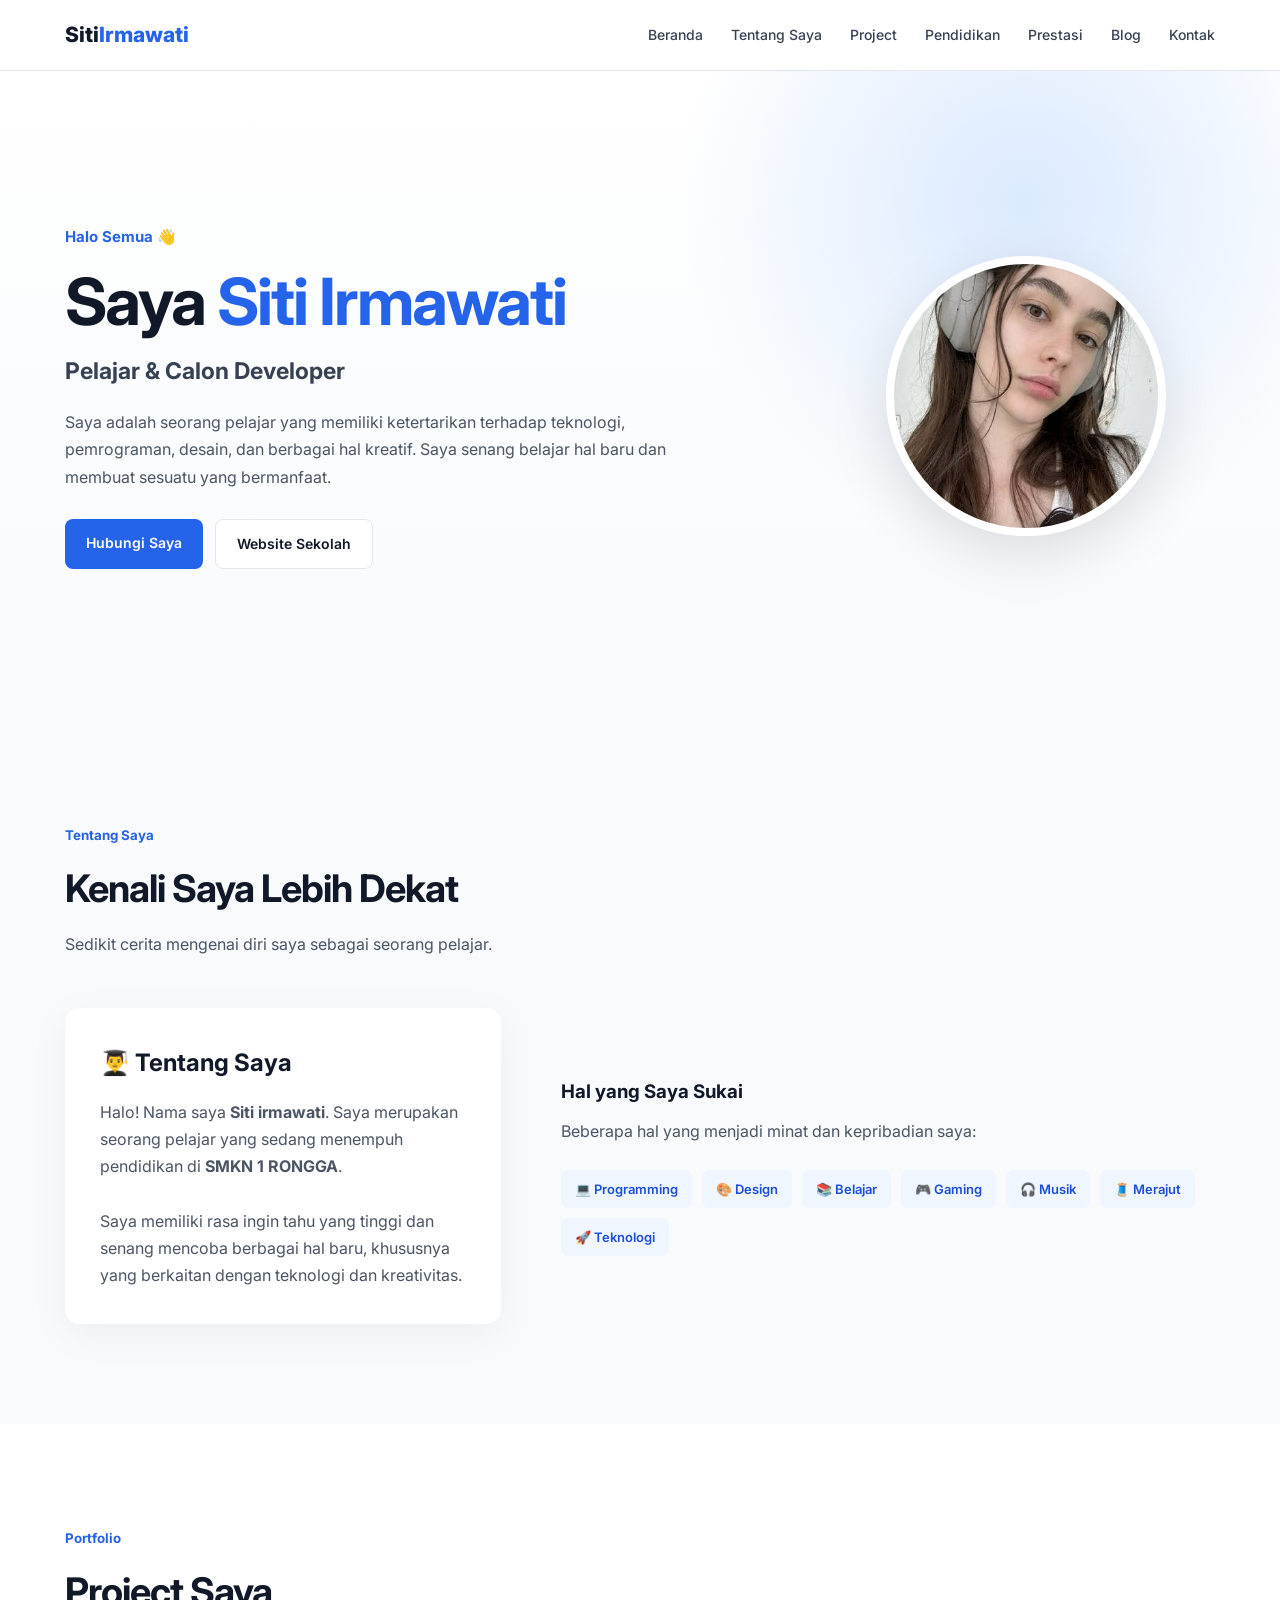
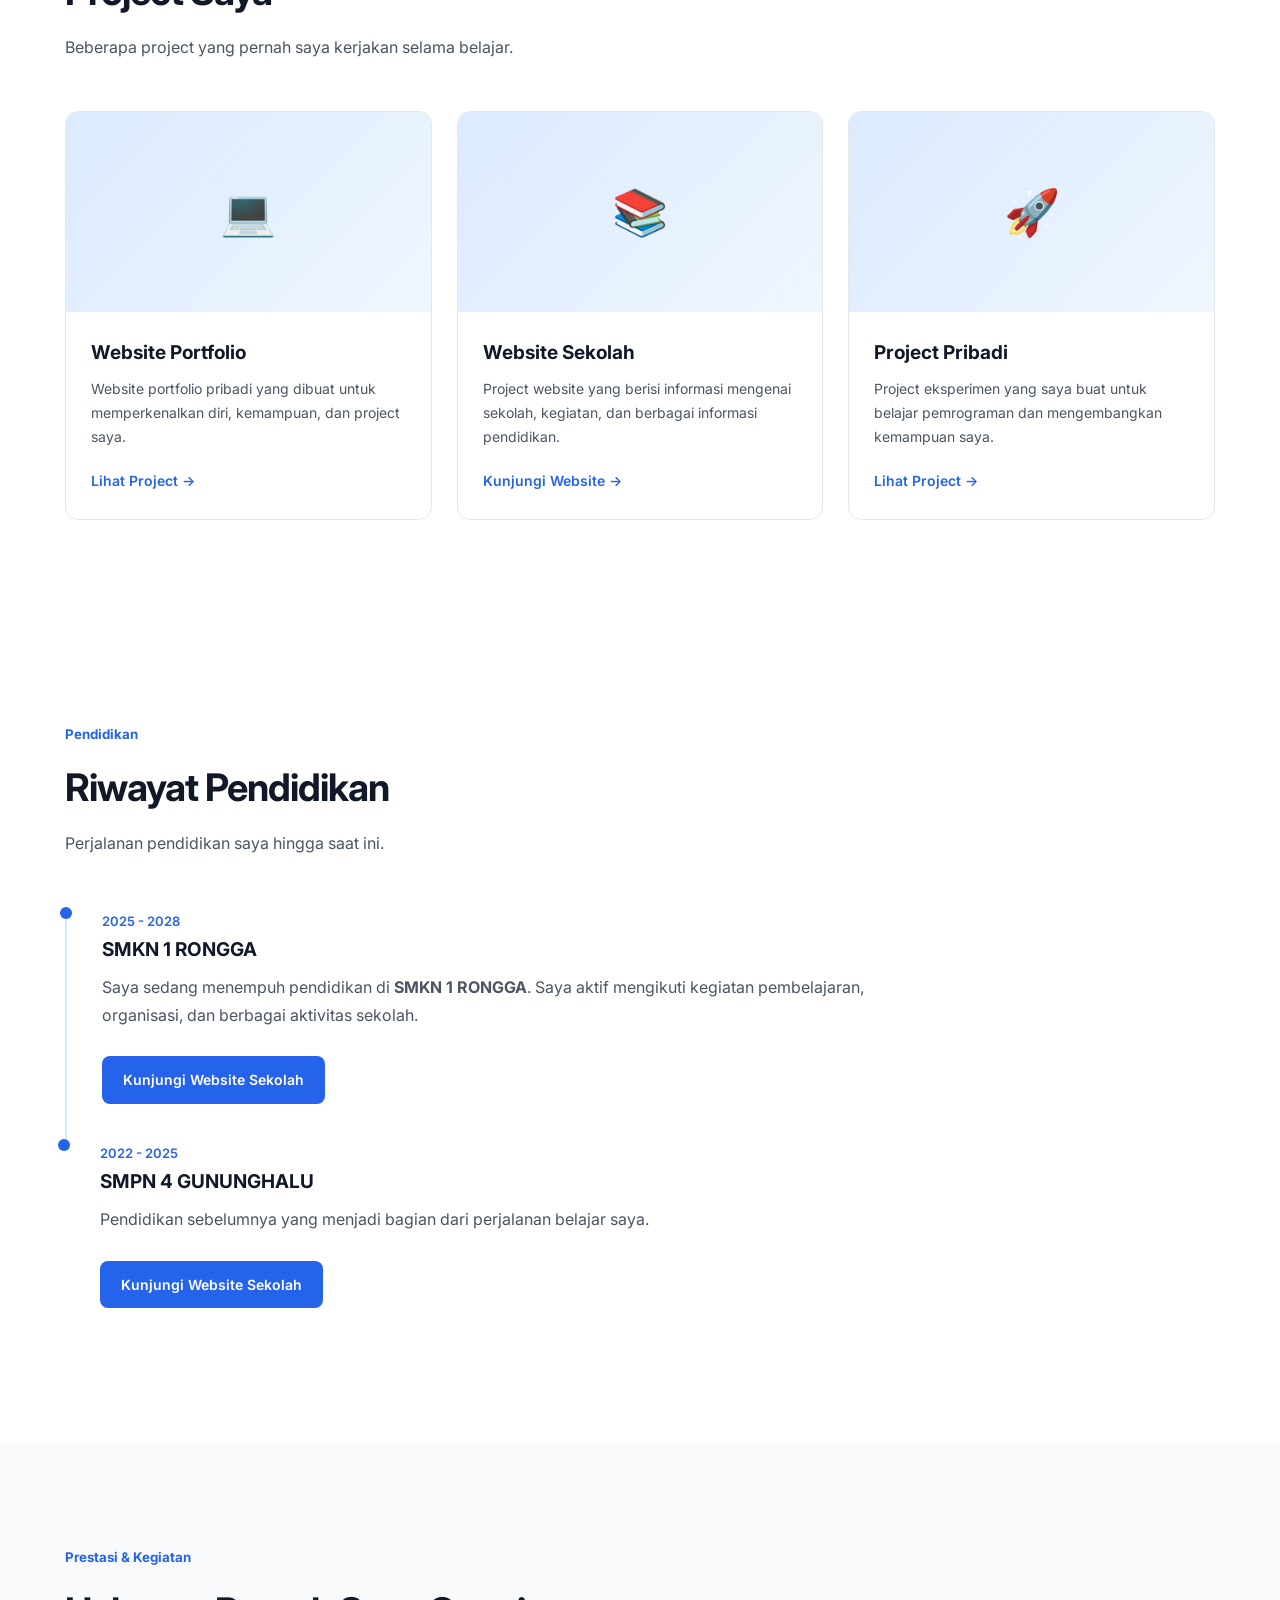
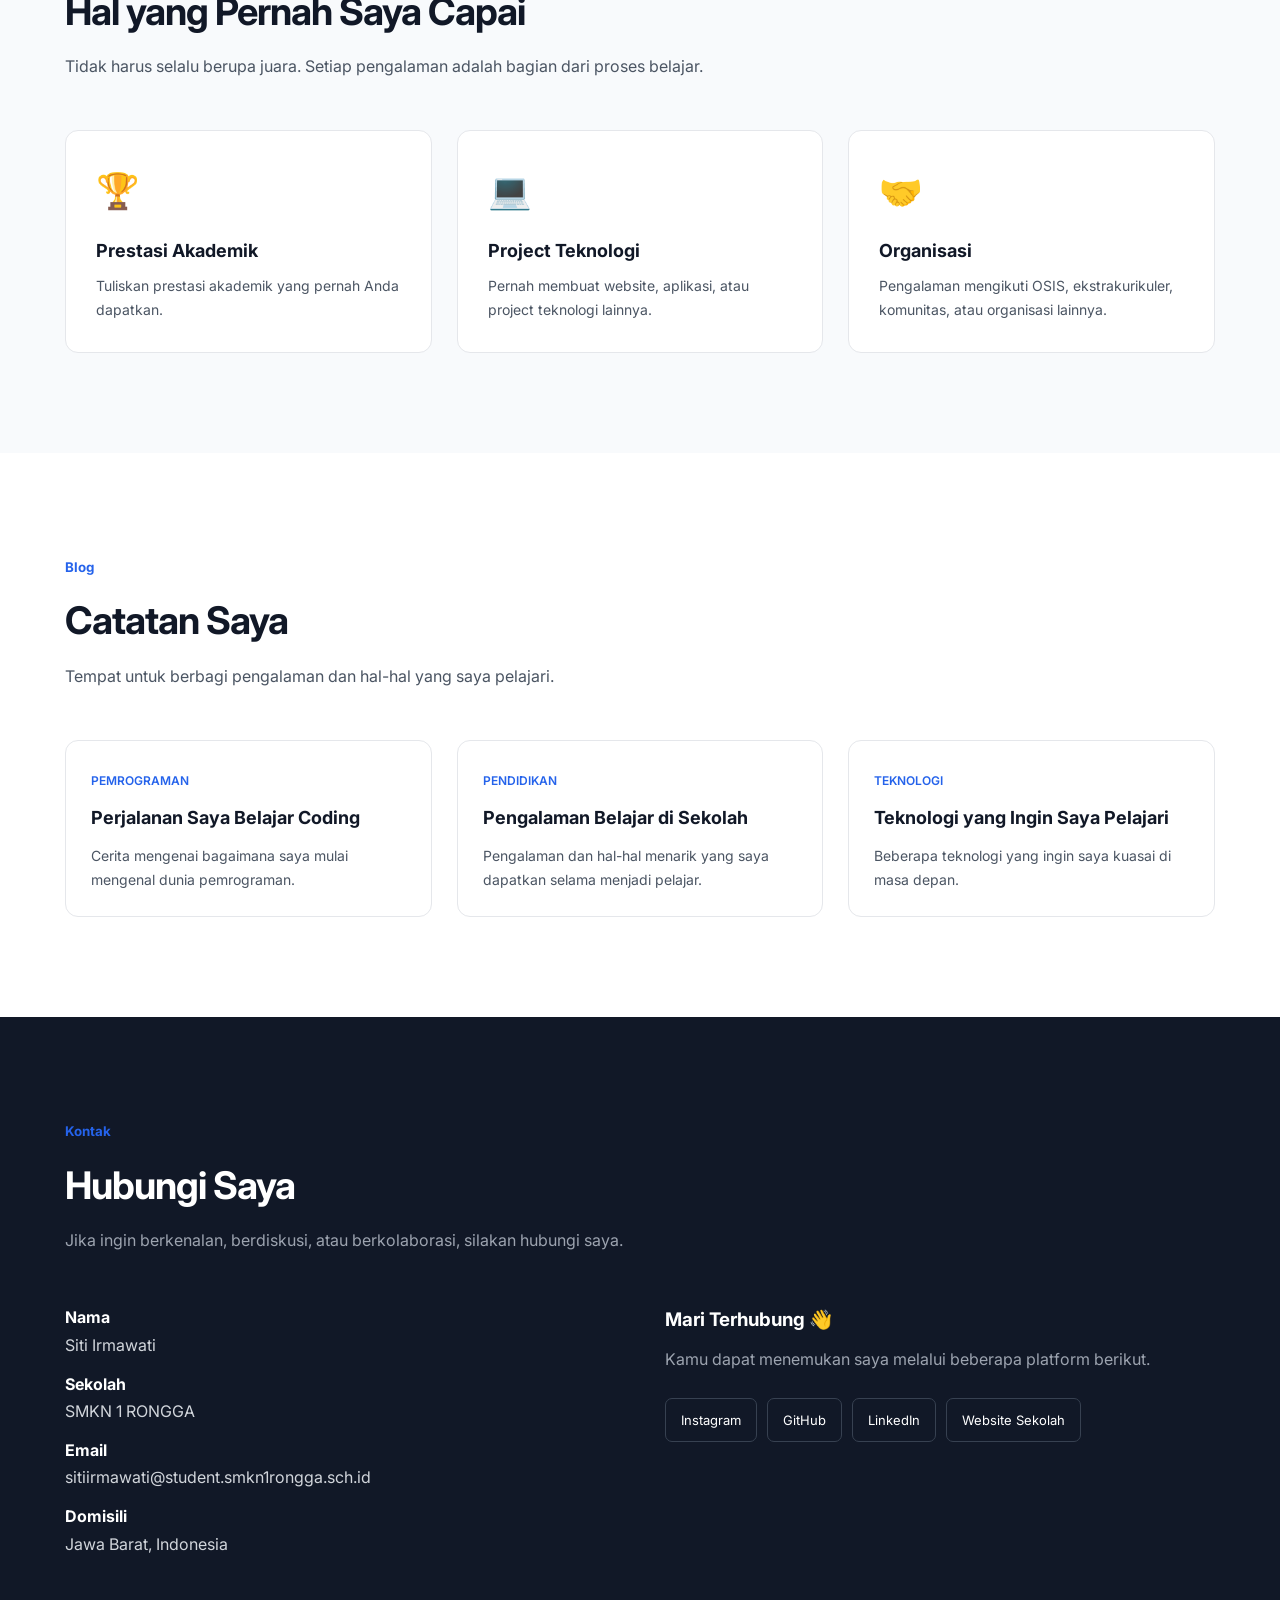
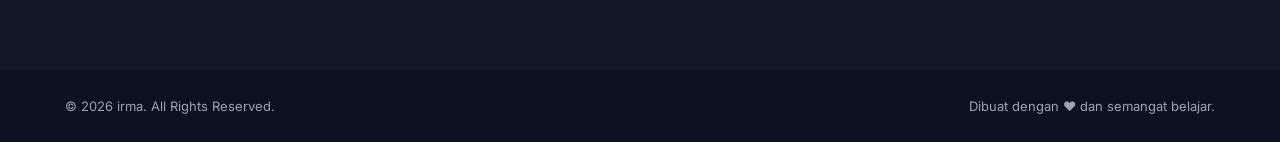
<file: index.html>
<!doctype html>
<html lang="id">
  <head>
    <meta charset="UTF-8" />
    <meta name="viewport" content="width=device-width, initial-scale=1.0" />

    <title>Portfolio - Siti Irmawati</title>

    <!-- Google Font -->
    <link rel="preconnect" href="https://fonts.googleapis.com" />
    <link rel="preconnect" href="https://fonts.gstatic.com" crossorigin />
    <link
      href="https://fonts.googleapis.com/css2?family=Inter:wght@400;500;600;700;800&display=swap"
      rel="stylesheet"
    />

    <style>
      :root {
        --primary: #2563eb;
        --primary-dark: #1d4ed8;
        --dark: #111827;
        --text: #4b5563;
        --light: #f8fafc;
        --border: #e5e7eb;
        --white: #ffffff;
      }

      * {
        margin: 0;
        padding: 0;
        box-sizing: border-box;
        scroll-behavior: smooth;
      }

      body {
        font-family: "Inter", sans-serif;
        color: var(--dark);
        background: var(--white);
        line-height: 1.7;
      }

      a {
        text-decoration: none;
        color: inherit;
      }

      img {
        max-width: 100%;
        display: block;
      }

      .container {
        width: 90%;
        max-width: 1150px;
        margin: auto;
      }

      /* =========================
           NAVBAR
        ========================== */

      header {
        position: sticky;
        top: 0;
        z-index: 1000;
        background: rgba(255, 255, 255, 0.95);
        backdrop-filter: blur(10px);
        border-bottom: 1px solid var(--border);
      }

      nav {
        height: 70px;
        display: flex;
        align-items: center;
        justify-content: space-between;
      }

      .logo {
        font-size: 21px;
        font-weight: 800;
        color: var(--dark);
      }

      .logo span {
        color: var(--primary);
      }

      .nav-menu {
        display: flex;
        gap: 28px;
        list-style: none;
      }

      .nav-menu a {
        font-size: 14px;
        font-weight: 500;
        color: #374151;
        transition: 0.3s;
      }

      .nav-menu a:hover {
        color: var(--primary);
      }

      .menu-button {
        display: none;
        font-size: 26px;
        cursor: pointer;
      }

      /* =========================
           HERO
        ========================== */

      .hero {
        min-height: 650px;
        display: flex;
        align-items: center;
        background:
          radial-gradient(circle at 80% 20%, #dbeafe 0, transparent 30%),
          linear-gradient(180deg, #ffffff, #f8fafc);
      }

      .hero-content {
        display: grid;
        grid-template-columns: 1.3fr 0.7fr;
        gap: 70px;
        align-items: center;
      }

      .hero-text small {
        color: var(--primary);
        font-weight: 700;
        font-size: 15px;
      }

      .hero-text h1 {
        font-size: clamp(40px, 6vw, 65px);
        line-height: 1.1;
        margin: 15px 0;
        letter-spacing: -2px;
      }

      .hero-text h1 span {
        color: var(--primary);
      }

      .hero-text h2 {
        font-size: 23px;
        margin-bottom: 18px;
        color: #374151;
      }

      .hero-text p {
        max-width: 650px;
        color: var(--text);
        margin-bottom: 28px;
      }

      .buttons {
        display: flex;
        gap: 12px;
        flex-wrap: wrap;
      }

      .btn {
        padding: 12px 21px;
        border-radius: 8px;
        font-size: 14px;
        font-weight: 600;
        transition: 0.3s;
        display: inline-block;
      }

      .btn-primary {
        background: var(--primary);
        color: white;
      }

      .btn-primary:hover {
        background: var(--primary-dark);
        transform: translateY(-2px);
      }

      .btn-outline {
        border: 1px solid var(--border);
        background: white;
      }

      .btn-outline:hover {
        border-color: var(--primary);
        color: var(--primary);
      }

      .hero-image {
        display: flex;
        justify-content: center;
      }

      .profile-photo {
        width: 280px;
        height: 280px;
        border-radius: 50%;
        object-fit: cover;
        border: 8px solid white;
        box-shadow: 0 20px 60px rgba(0, 0, 0, 0.12);
      }

      /* =========================
           GENERAL SECTION
        ========================== */

      section {
        padding: 100px 0;
      }

      .section-title {
        margin-bottom: 50px;
      }

      .section-title small {
        color: var(--primary);
        font-weight: 700;
      }

      .section-title h2 {
        font-size: 38px;
        margin-top: 8px;
        letter-spacing: -1px;
      }

      .section-title p {
        color: var(--text);
        max-width: 700px;
        margin-top: 10px;
      }

      /* =========================
           ABOUT
        ========================== */

      .about {
        background: var(--light);
      }

      .about-grid {
        display: grid;
        grid-template-columns: 0.8fr 1.2fr;
        gap: 60px;
        align-items: center;
      }

      .about-card {
        background: white;
        padding: 35px;
        border-radius: 15px;
        box-shadow: 0 10px 40px rgba(0, 0, 0, 0.05);
      }

      .about-card h3 {
        font-size: 24px;
        margin-bottom: 15px;
      }

      .about-card p {
        color: var(--text);
      }

      .skills {
        display: flex;
        flex-wrap: wrap;
        gap: 10px;
        margin-top: 25px;
      }

      .skill {
        padding: 8px 14px;
        background: #eff6ff;
        color: #1d4ed8;
        border-radius: 7px;
        font-size: 13px;
        font-weight: 600;
      }

      /* =========================
           PROJECT
        ========================== */

      .projects {
        display: grid;
        grid-template-columns: repeat(3, 1fr);
        gap: 25px;
      }

      .project-card {
        border: 1px solid var(--border);
        border-radius: 13px;
        overflow: hidden;
        background: white;
        transition: 0.3s;
      }

      .project-card:hover {
        transform: translateY(-7px);
        box-shadow: 0 20px 40px rgba(0, 0, 0, 0.08);
      }

      .project-image {
        height: 200px;
        background: linear-gradient(135deg, #dbeafe, #eff6ff);
        display: flex;
        align-items: center;
        justify-content: center;
        color: var(--primary);
        font-size: 45px;
      }

      .project-content {
        padding: 25px;
      }

      .project-content h3 {
        margin-bottom: 8px;
        font-size: 19px;
      }

      .project-content p {
        color: var(--text);
        font-size: 14px;
        margin-bottom: 18px;
      }

      .project-link {
        color: var(--primary);
        font-weight: 600;
        font-size: 14px;
      }

      /* =========================
           EDUCATION
        ========================== */

      .timeline {
        position: relative;
        max-width: 800px;
      }

      .timeline-item {
        position: relative;
        padding: 0 0 35px 35px;
        border-left: 2px solid #dbeafe;
      }

      .timeline-item:last-child {
        border-left: none;
      }

      .timeline-dot {
        position: absolute;
        left: -7px;
        top: 0;
        width: 12px;
        height: 12px;
        background: var(--primary);
        border-radius: 50%;
      }

      .timeline-item h3 {
        font-size: 19px;
      }

      .timeline-item span {
        font-size: 13px;
        color: var(--primary);
        font-weight: 600;
      }

      .timeline-item p {
        margin-top: 8px;
        color: var(--text);
      }

      /* =========================
           ACHIEVEMENT
        ========================== */

      .achievement {
        background: var(--light);
      }

      .achievement-grid {
        display: grid;
        grid-template-columns: repeat(3, 1fr);
        gap: 25px;
      }

      .achievement-card {
        background: white;
        padding: 30px;
        border-radius: 13px;
        border: 1px solid var(--border);
      }

      .achievement-card .icon {
        font-size: 35px;
        margin-bottom: 15px;
      }

      .achievement-card h3 {
        font-size: 18px;
        margin-bottom: 8px;
      }

      .achievement-card p {
        font-size: 14px;
        color: var(--text);
      }

      /* =========================
           BLOG
        ========================== */

      .blog-grid {
        display: grid;
        grid-template-columns: repeat(3, 1fr);
        gap: 25px;
      }

      .blog-card {
        padding: 25px;
        border: 1px solid var(--border);
        border-radius: 13px;
        transition: 0.3s;
      }

      .blog-card:hover {
        border-color: #bfdbfe;
        box-shadow: 0 15px 30px rgba(0, 0, 0, 0.05);
      }

      .blog-card span {
        font-size: 12px;
        color: var(--primary);
        font-weight: 600;
      }

      .blog-card h3 {
        margin: 10px 0;
        font-size: 18px;
      }

      .blog-card p {
        color: var(--text);
        font-size: 14px;
      }

      /* =========================
           CONTACT
        ========================== */

      .contact {
        background: #111827;
        color: white;
      }

      .contact .section-title p {
        color: #9ca3af;
      }

      .contact-box {
        display: grid;
        grid-template-columns: 1fr 1fr;
        gap: 50px;
      }

      .contact-info p {
        color: #d1d5db;
        margin-bottom: 12px;
      }

      .contact-info strong {
        color: white;
      }

      .contact-links {
        display: flex;
        gap: 10px;
        flex-wrap: wrap;
        margin-top: 25px;
      }

      .contact-links a {
        border: 1px solid #374151;
        padding: 10px 15px;
        border-radius: 7px;
        font-size: 13px;
        transition: 0.3s;
      }

      .contact-links a:hover {
        background: var(--primary);
        border-color: var(--primary);
      }

      /* =========================
           FOOTER
        ========================== */

      footer {
        background: #0b1120;
        color: #9ca3af;
        padding: 25px 0;
        font-size: 13px;
      }

      .footer-content {
        display: flex;
        justify-content: space-between;
        gap: 20px;
      }

      /* =========================
           RESPONSIVE
        ========================== */

      @media (max-width: 900px) {
        .hero-content,
        .about-grid,
        .contact-box {
          grid-template-columns: 1fr;
        }

        .hero {
          padding: 70px 0;
        }

        .hero-image {
          order: -1;
        }

        .projects,
        .achievement-grid,
        .blog-grid {
          grid-template-columns: repeat(2, 1fr);
        }
      }

      @media (max-width: 650px) {
        .nav-menu {
          display: none;
          position: absolute;
          top: 70px;
          left: 0;
          width: 100%;
          background: white;
          flex-direction: column;
          padding: 20px;
          border-bottom: 1px solid var(--border);
        }

        .nav-menu.active {
          display: flex;
        }

        .menu-button {
          display: block;
        }

        .projects,
        .achievement-grid,
        .blog-grid {
          grid-template-columns: 1fr;
        }

        .hero-text h1 {
          font-size: 42px;
        }

        .section-title h2 {
          font-size: 30px;
        }

        section {
          padding: 70px 0;
        }

        .footer-content {
          flex-direction: column;
        }
      }
    </style>
  </head>

  <body>
    <!-- =========================
     NAVBAR
========================== -->

    <header>
      <div class="container">
        <nav>
          <a href="#home" class="logo"> Siti<span>Irmawati</span> </a>

          <ul class="nav-menu" id="navMenu">
            <li><a href="#home">Beranda</a></li>
            <li><a href="#about">Tentang Saya</a></li>
            <li><a href="#projects">Project</a></li>
            <li><a href="#education">Pendidikan</a></li>
            <li><a href="#achievement">Prestasi</a></li>
            <li><a href="#blog">Blog</a></li>
            <li><a href="#contact">Kontak</a></li>
          </ul>

          <div class="menu-button" onclick="toggleMenu()">☰</div>
        </nav>
      </div>
    </header>

    <!-- =========================
     HERO
========================== -->

    <section class="hero" id="home">
      <div class="container">
        <div class="hero-content">
          <div class="hero-text">
            <small>Halo Semua 👋</small>

            <h1>Saya <span>Siti Irmawati</span></h1>

            <h2>Pelajar & Calon Developer</h2>

            <p>
              Saya adalah seorang pelajar yang memiliki ketertarikan terhadap
              teknologi, pemrograman, desain, dan berbagai hal kreatif. Saya
              senang belajar hal baru dan membuat sesuatu yang bermanfaat.
            </p>

            <div class="buttons">
              <a href="#contact" class="btn btn-primary"> Hubungi Saya </a>

              <!-- GANTI LINK INI DENGAN WEBSITE SEKOLAH -->
              <a
                href="https://www.smkn1rongga.sch.id"
                target="_blank"
                class="btn btn-outline"
              >
                Website Sekolah
              </a>
            </div>
          </div>

          <div class="hero-image">
            <!-- GANTI FOTO DENGAN FOTO ANDA -->
            <img
              src="assets/img/facereveal.jpg"
              alt="Foto Profil"
              class="profile-photo"
            />
          </div>
        </div>
      </div>
    </section>

    <!-- =========================
     ABOUT
========================== -->

    <section class="about" id="about">
      <div class="container">
        <div class="section-title">
          <small>Tentang Saya</small>

          <h2>Kenali Saya Lebih Dekat</h2>

          <p>Sedikit cerita mengenai diri saya sebagai seorang pelajar.</p>
        </div>

        <div class="about-grid">
          <div class="about-card">
            <h3>👨‍🎓 Tentang Saya</h3>

            <p>
              Halo! Nama saya <strong>Siti irmawati</strong>. Saya merupakan
              seorang pelajar yang sedang menempuh pendidikan di
              <strong>SMKN 1 RONGGA</strong>.
            </p>

            <br />

            <p>
              Saya memiliki rasa ingin tahu yang tinggi dan senang mencoba
              berbagai hal baru, khususnya yang berkaitan dengan teknologi dan
              kreativitas.
            </p>
          </div>

          <div>
            <h3>Hal yang Saya Sukai</h3>

            <p style="color: #4b5563; margin-top: 10px">
              Beberapa hal yang menjadi minat dan kepribadian saya:
            </p>

            <div class="skills">
              <span class="skill">💻 Programming</span>
              <span class="skill">🎨 Design</span>
              <span class="skill">📚 Belajar</span>
              <span class="skill">🎮 Gaming</span>
              <span class="skill">🎧 Musik</span>
              <span class="skill">🧵 Merajut</span>
              <span class="skill">🚀 Teknologi</span>
            </div>
          </div>
        </div>
      </div>
    </section>

    <!-- =========================
     PROJECT
========================== -->

    <section id="projects">
      <div class="container">
        <div class="section-title">
          <small>Portfolio</small>

          <h2>Project Saya</h2>

          <p>Beberapa project yang pernah saya kerjakan selama belajar.</p>
        </div>

        <div class="projects">
          <!-- PROJECT 1 -->

          <div class="project-card">
            <div class="project-image">💻</div>

            <div class="project-content">
              <h3>Website Portfolio</h3>

              <p>
                Website portfolio pribadi yang dibuat untuk memperkenalkan diri,
                kemampuan, dan project saya.
              </p>

              <a href="#" class="project-link"> Lihat Project → </a>
            </div>
          </div>

          <!-- PROJECT 2 -->

          <div class="project-card">
            <div class="project-image">📚</div>

            <div class="project-content">
              <h3>Website Sekolah</h3>

              <p>
                Project website yang berisi informasi mengenai sekolah,
                kegiatan, dan berbagai informasi pendidikan.
              </p>

              <a
                href="https://website-sekolah-anda.sch.id"
                target="_blank"
                class="project-link"
              >
                Kunjungi Website →
              </a>
            </div>
          </div>

          <!-- PROJECT 3 -->

          <div class="project-card">
            <div class="project-image">🚀</div>

            <div class="project-content">
              <h3>Project Pribadi</h3>

              <p>
                Project eksperimen yang saya buat untuk belajar pemrograman dan
                mengembangkan kemampuan saya.
              </p>

              <a href="#" class="project-link"> Lihat Project → </a>
            </div>
          </div>
        </div>
      </div>
    </section>

    <!-- =========================
     EDUCATION
========================== -->

    <section id="education">
      <div class="container">
        <div class="section-title">
          <small>Pendidikan</small>

          <h2>Riwayat Pendidikan</h2>

          <p>Perjalanan pendidikan saya hingga saat ini.</p>
        </div>

        <div class="timeline">
          <div class="timeline-item">
            <div class="timeline-dot"></div>

            <span>2025 - 2028</span>

            <h3>SMKN 1 RONGGA</h3>

            <p>
              Saya sedang menempuh pendidikan di
              <strong>SMKN 1 RONGGA</strong>. Saya aktif mengikuti kegiatan
              pembelajaran, organisasi, dan berbagai aktivitas sekolah.
            </p>

            <br />

            <a
              href="https://www.smkn1rongga.sch.id"
              target="_blank"
              class="btn btn-primary"
            >
              Kunjungi Website Sekolah
            </a>
          </div>

          <div class="timeline-item">
            <div class="timeline-dot"></div>

            <span>2022 - 2025</span>

            <h3>SMPN 4 GUNUNGHALU</h3>

            <p>
              Pendidikan sebelumnya yang menjadi bagian dari perjalanan belajar
              saya.
            </p>

            <br />

            <a
              href="https://www.smpn4guha.sch.id"
              target="_blank"
              class="btn btn-primary"
            >
              Kunjungi Website Sekolah
            </a>
          </div>
        </div>
      </div>
    </section>

    <!-- =========================
     ACHIEVEMENT
========================== -->

    <section class="achievement" id="achievement">
      <div class="container">
        <div class="section-title">
          <small>Prestasi & Kegiatan</small>

          <h2>Hal yang Pernah Saya Capai</h2>

          <p>
            Tidak harus selalu berupa juara. Setiap pengalaman adalah bagian
            dari proses belajar.
          </p>
        </div>

        <div class="achievement-grid">
          <div class="achievement-card">
            <div class="icon">🏆</div>

            <h3>Prestasi Akademik</h3>

            <p>Tuliskan prestasi akademik yang pernah Anda dapatkan.</p>
          </div>

          <div class="achievement-card">
            <div class="icon">💻</div>

            <h3>Project Teknologi</h3>

            <p>
              Pernah membuat website, aplikasi, atau project teknologi lainnya.
            </p>
          </div>

          <div class="achievement-card">
            <div class="icon">🤝</div>

            <h3>Organisasi</h3>

            <p>
              Pengalaman mengikuti OSIS, ekstrakurikuler, komunitas, atau
              organisasi lainnya.
            </p>
          </div>
        </div>
      </div>
    </section>

    <!-- =========================
     BLOG
========================== -->

    <section id="blog">
      <div class="container">
        <div class="section-title">
          <small>Blog</small>

          <h2>Catatan Saya</h2>

          <p>Tempat untuk berbagi pengalaman dan hal-hal yang saya pelajari.</p>
        </div>

        <div class="blog-grid">
          <div class="blog-card">
            <span>PEMROGRAMAN</span>

            <h3>Perjalanan Saya Belajar Coding</h3>

            <p>
              Cerita mengenai bagaimana saya mulai mengenal dunia pemrograman.
            </p>
          </div>

          <div class="blog-card">
            <span>PENDIDIKAN</span>

            <h3>Pengalaman Belajar di Sekolah</h3>

            <p>
              Pengalaman dan hal-hal menarik yang saya dapatkan selama menjadi
              pelajar.
            </p>
          </div>

          <div class="blog-card">
            <span>TEKNOLOGI</span>

            <h3>Teknologi yang Ingin Saya Pelajari</h3>

            <p>Beberapa teknologi yang ingin saya kuasai di masa depan.</p>
          </div>
        </div>
      </div>
    </section>

    <!-- =========================
     CONTACT
========================== -->

    <section class="contact" id="contact">
      <div class="container">
        <div class="section-title">
          <small>Kontak</small>

          <h2>Hubungi Saya</h2>

          <p>
            Jika ingin berkenalan, berdiskusi, atau berkolaborasi, silakan
            hubungi saya.
          </p>
        </div>

        <div class="contact-box">
          <div class="contact-info">
            <p>
              <strong>Nama</strong><br />
              Siti Irmawati
            </p>

            <p>
              <strong>Sekolah</strong><br />
              SMKN 1 RONGGA
            </p>

            <p>
              <strong>Email</strong><br />
              sitiirmawati@student.smkn1rongga.sch.id
            </p>

            <p>
              <strong>Domisili</strong><br />
              Jawa Barat, Indonesia
            </p>
          </div>

          <div>
            <h3>Mari Terhubung 👋</h3>

            <p style="color: #9ca3af; margin-top: 10px">
              Kamu dapat menemukan saya melalui beberapa platform berikut.
            </p>

            <div class="contact-links">
              <a href="#" target="_blank"> Instagram </a>

              <a href="#" target="_blank"> GitHub </a>

              <a href="#" target="_blank"> LinkedIn </a>

              <a href="https://www.smkn1rongga.sch.id" target="_blank">
                Website Sekolah
              </a>
            </div>
          </div>
        </div>
      </div>
    </section>

    <!-- =========================
     FOOTER
========================== -->

    <footer>
      <div class="container">
        <div class="footer-content">
          <div>© 2026 irma. All Rights Reserved.</div>

          <div>Dibuat dengan ❤️ dan semangat belajar.</div>
        </div>
      </div>
    </footer>

    <script>
      function toggleMenu() {
        const navMenu = document.getElementById("navMenu");

        navMenu.classList.toggle("active");
      }

      // Menutup menu setelah memilih navigasi
      document.querySelectorAll(".nav-menu a").forEach((link) => {
        link.addEventListener("click", () => {
          document.getElementById("navMenu").classList.remove("active");
        });
      });
    </script>
  </body>
</html>
</file>
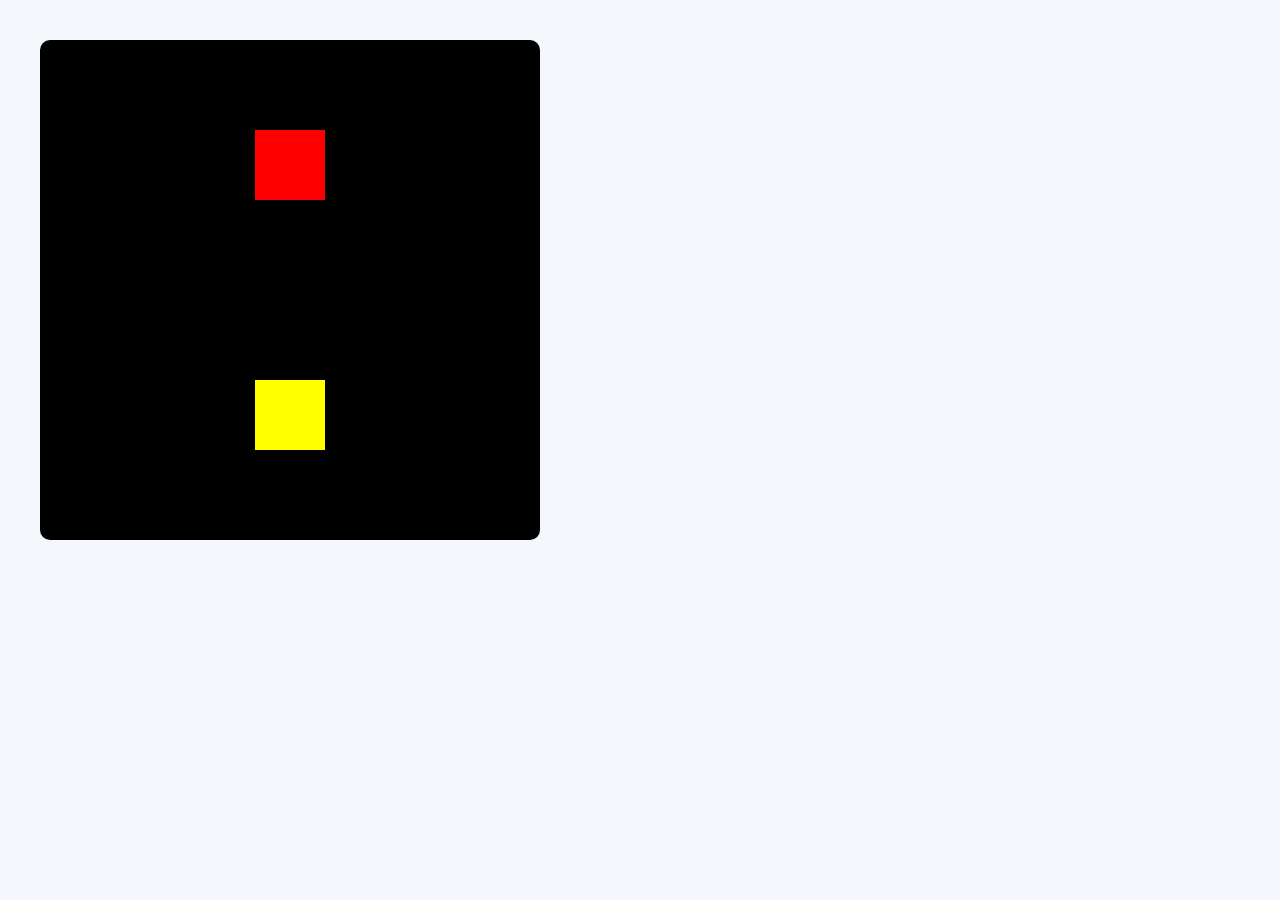
<file: flexbox.html>
<!DOCTYPE html>
<html lang="en">
<head>
    <meta charset="UTF-8">
    <meta name="viewport" content="width=device-width, initial-scale=1.0">
    <title>Document</title>
    <link rel="stylesheet" href="css/style.css">
</head>
<body>
    <div id="kotakHitam">
        <div id="kotakMerah"></div>
        <div id="kotakKuning"></div>
    </div>
</body>
</html>
</file>
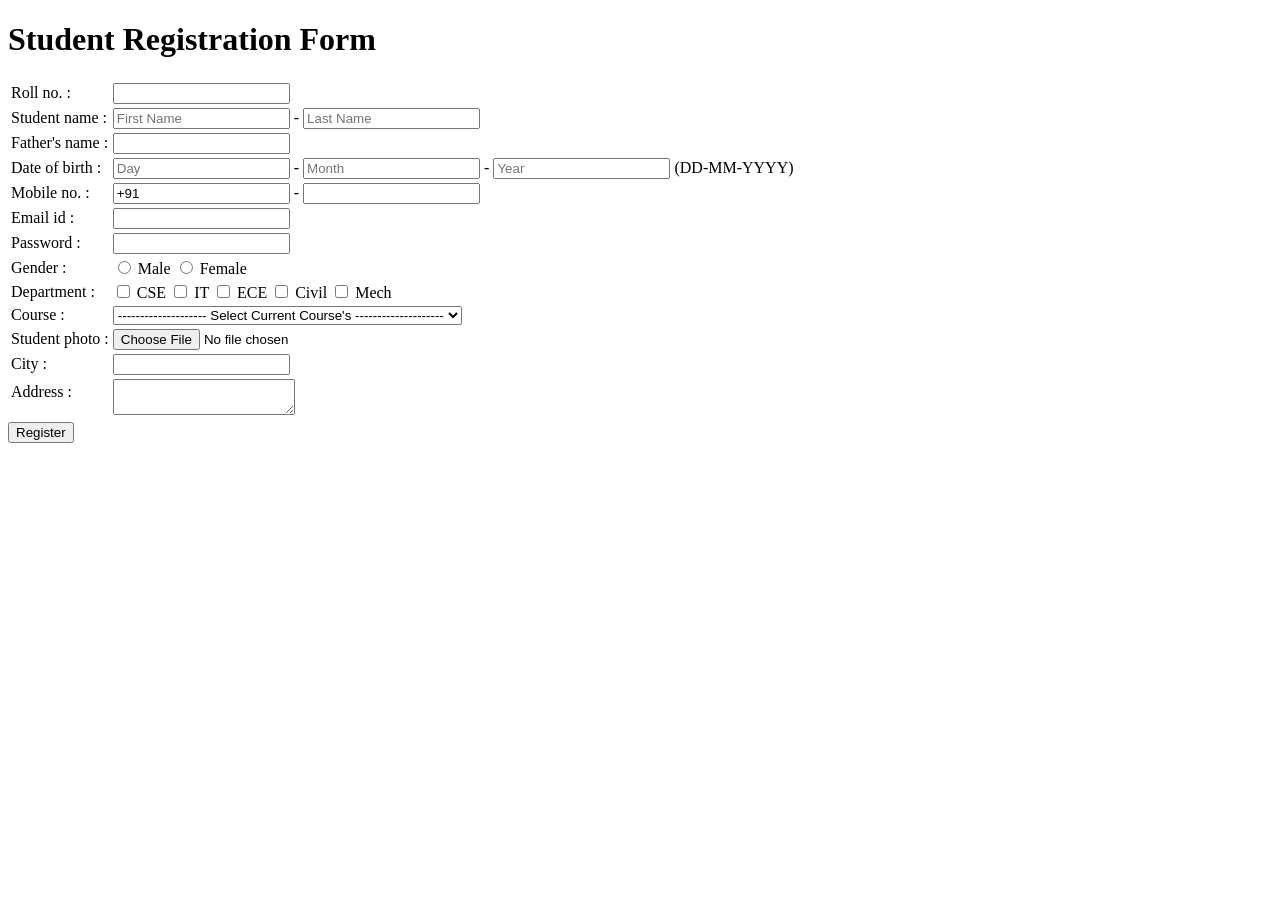
<file: form.html>
<!DOCTYPE html>
<html lang="en">
<head>
    <meta charset="UTF-8">
    <meta name="viewport" content="width=device-width, initial-scale=1.0">
    <title>Form</title>
</head>
<body>
    <h1>Student Registration Form</h1>
    <form action="#">
        <table>
            <tr>
                <td class="label"><label for="rollno">Roll no. :</label></td>
                <td class="field">
                <input type="text" id="rollno" name="rollno" class="full-width">
                </td>
            </tr>
            
            <tr>
                <td class="label"><label for="firstname">Student name :</label></td>
                 <td class="field">
                    <input type="text" id="firstname" name="firstname" placeholder="First Name" class="name-input">
                     <span class="separator">-</span>
                    <input type="text" id="lastname" name="lastname" placeholder="Last Name" class="name-input">
                </td>
             </tr>
            <tr>
                    <td class="label"><label for="fathername">Father's name :</label></td>
                    <td class="field">
                        <input type="text" id="fathername" name="fathername" class="full-width">
                    </td>
                </tr>
                <tr>
                    <td class="label"><label for="dob_day">Date of birth :</label></td>
                    <td class="field">
                        <input type="text" id="dob_day" name="dob_day" placeholder="Day" class="dob-day">
                        <span class="separator">-</span>
                        <input type="text" id="dob_month" name="dob_month" placeholder="Month" class="dob-month">
                        <span class="separator">-</span>
                        <input type="text" id="dob_year" name="dob_year" placeholder="Year" class="dob-year">
                        <span class="dob-format">(DD-MM-YYYY)</span>
                    </td>
                </tr>
                <tr>
                    <td class="label"><label for="mobile">Mobile no. :</label></td>
                    <td class="field">
                        <input type="text" id="mobile_prefix" name="mobile_prefix" value="+91" class="mobile-code">
                        <span class="separator">-</span>
                        <input type="text" id="mobile" name="mobile" class="mobile-number">
                    </td>
                </tr>
                <tr>
                    <td class="label"><label for="email">Email id :</label></td>
                    <td class="field">
                        <input type="text" id="email" name="email" class="full-width">
                    </td>
                </tr>
                <tr>
                    <td class="label"><label for="password">Password :</label></td>
                    <td class="field">
                        <input type="password" id="password" name="password" class="full-width">
                    </td>
                </tr>
                <tr>
                    <td class="label">Gender :</td>
                    <td class="field">
                        <div class="radio-group">
                            <label><input type="radio" name="gender" value="male"> Male</label>
                            <label><input type="radio" name="gender" value="female"> Female</label>
                        </div>
                    </td>
                </tr>
                <tr>
                    <td class="label">Department :</td>
                    <td class="field">
                        <div class="checkbox-group">
                            <label><input type="checkbox" name="department" value="CSE"> CSE</label>
                            <label><input type="checkbox" name="department" value="IT"> IT</label>
                            <label><input type="checkbox" name="department" value="ECE"> ECE</label>
                            <label><input type="checkbox" name="department" value="Civil"> Civil</label>
                            <label><input type="checkbox" name="department" value="Mech"> Mech</label>
                        </div>
                    </td>
                </tr>
                <tr>
                    <td class="label"><label for="course">Course :</label></td>
                    <td class="field">
                        <select id="course" name="course" class="course-select">
                            <option value="">-------------------- Select Current Course's --------------------</option>
                            <option value="btech">B.Tech</option>
                            <option value="mtech">M.Tech</option>
                            <option value="bca">BCA</option>
                            <option value="mca">MCA</option>
                        </select>
                    </td>
                </tr>
                <tr>
                    <td class="label"><label for="photo">Student photo :</label></td>
                    <td class="field">
                        <input type="file" id="photo" name="photo">
                    </td>
                </tr>

                
                <tr>
                    <td class="label"><label for="city">City :</label></td>
                    <td class="field">
                        <input type="text" id="city" name="city" class="full-width">
                    </td>
                </tr>
                <tr>
                    <td class="label" style="vertical-align: top; padding-top: 5px;"><label for="address">Address :</label></td>
                    <td class="field">
                        <textarea id="address" name="address"></textarea>
                    </td>
                </tr>
            </table>

            <!-- Submit Button -->
            <div class="submit-container">
                <button type="submit" class="btn-submit">Register</button>
            </div>
        
        </table>
    </form>
</body>
</html>
</file>
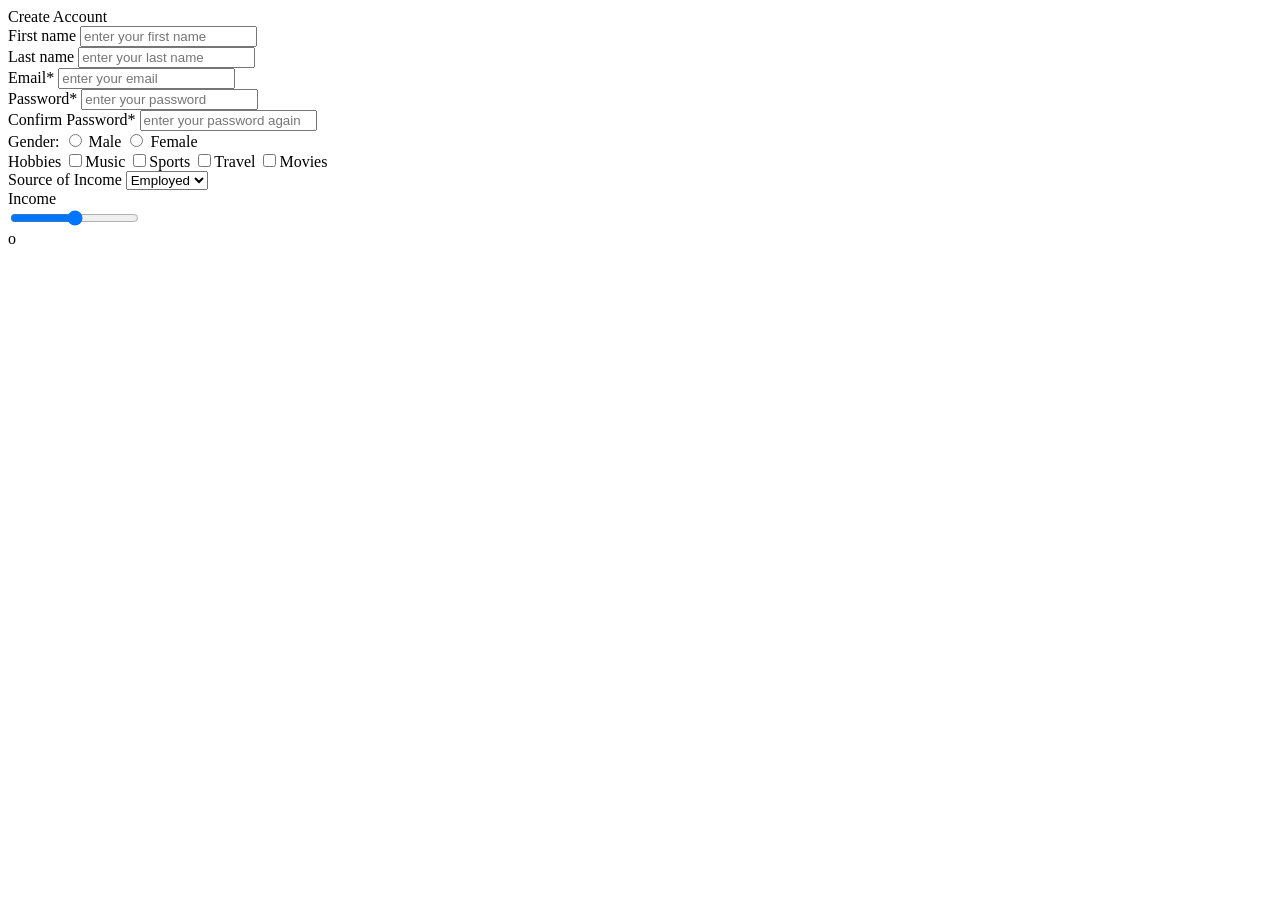
<file: form2.html>
<!DOCTYPE html>
<html lang="en">
<head>
    <meta charset="UTF-8">
    <meta name="viewport" content="width=device-width, initial-scale=1.0">
    <title>Document</title>
</head>
<body>
    <div class="card">
        <div>
        Create Account
    </div>

    <div>
        <label for="firstname">First name </label>
        <input type="text" id="firstname" placeholder="enter your first name">
    </div>

        <div class="form-group">
                    <label for="lastname">Last name</label>
                    <input type="text" id="lastname" placeholder="enter your last name">
        </div>

        <div>
            <label for="email">Email*</label>
            <input type="text" id="email" placeholder="enter your email">
        </div>

        <div>
            <label for="password">Password*</label>
            <input type="password" id="password" placeholder="enter your password">
            <div>
                <label for="confirm">Confirm Password*</label>
                <input type="password" id="password" placeholder="enter your password again">
            </div>
        </div>

        <div>
            <label for="gender">Gender: </label>
            <input type="radio" name="gender" value="male">
            <label>Male</label>
            <input type="radio" name="gender" value="female"> 
            <label>Female</label>
            <div>
                <label for="hobi">Hobbies</label>
                <input type="checkbox" name="hobi" value="music">Music
                <input type="checkbox" name="hobi" value="sports">Sports
                <input type="checkbox" name="hobi" value="travel">Travel
                <input type="checkbox" name="hobi" value="movies">Movies
            </div>
        </div>

        <div>
            <label for="source of income">Source of Income</label>
            <tr>
                    
                    <td class="field">
                        <select id="course" name="course" class="course-select">
                            <option value="">Employed</option>
                            <option value="btech">B.Tech</option>
                            
                        </select>
                        <div><label for="income">Income</label>
                            <br>
                        <input type="range" name="income" ></div>
                        <output>o</output>
                        
                    </td>
                </tr>
        </div>
    </div>
    
</body>
</html>
</file>
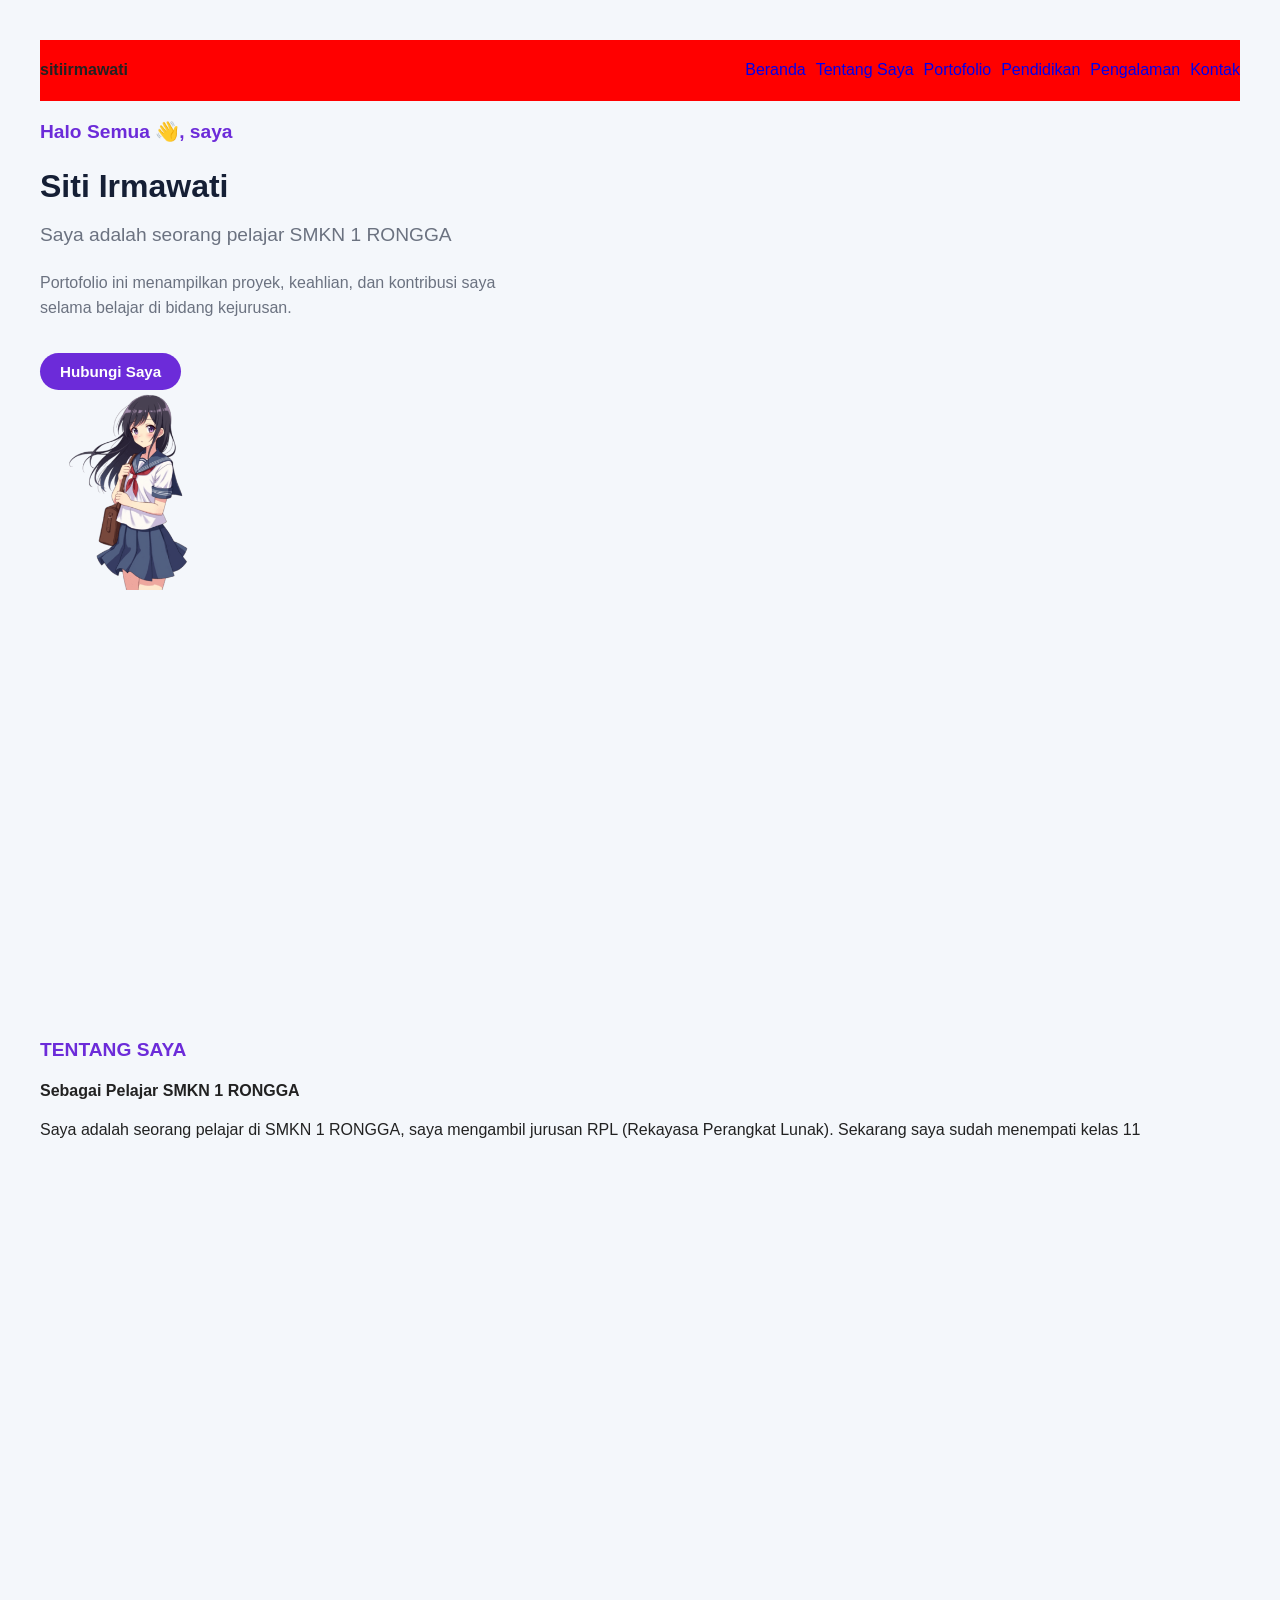
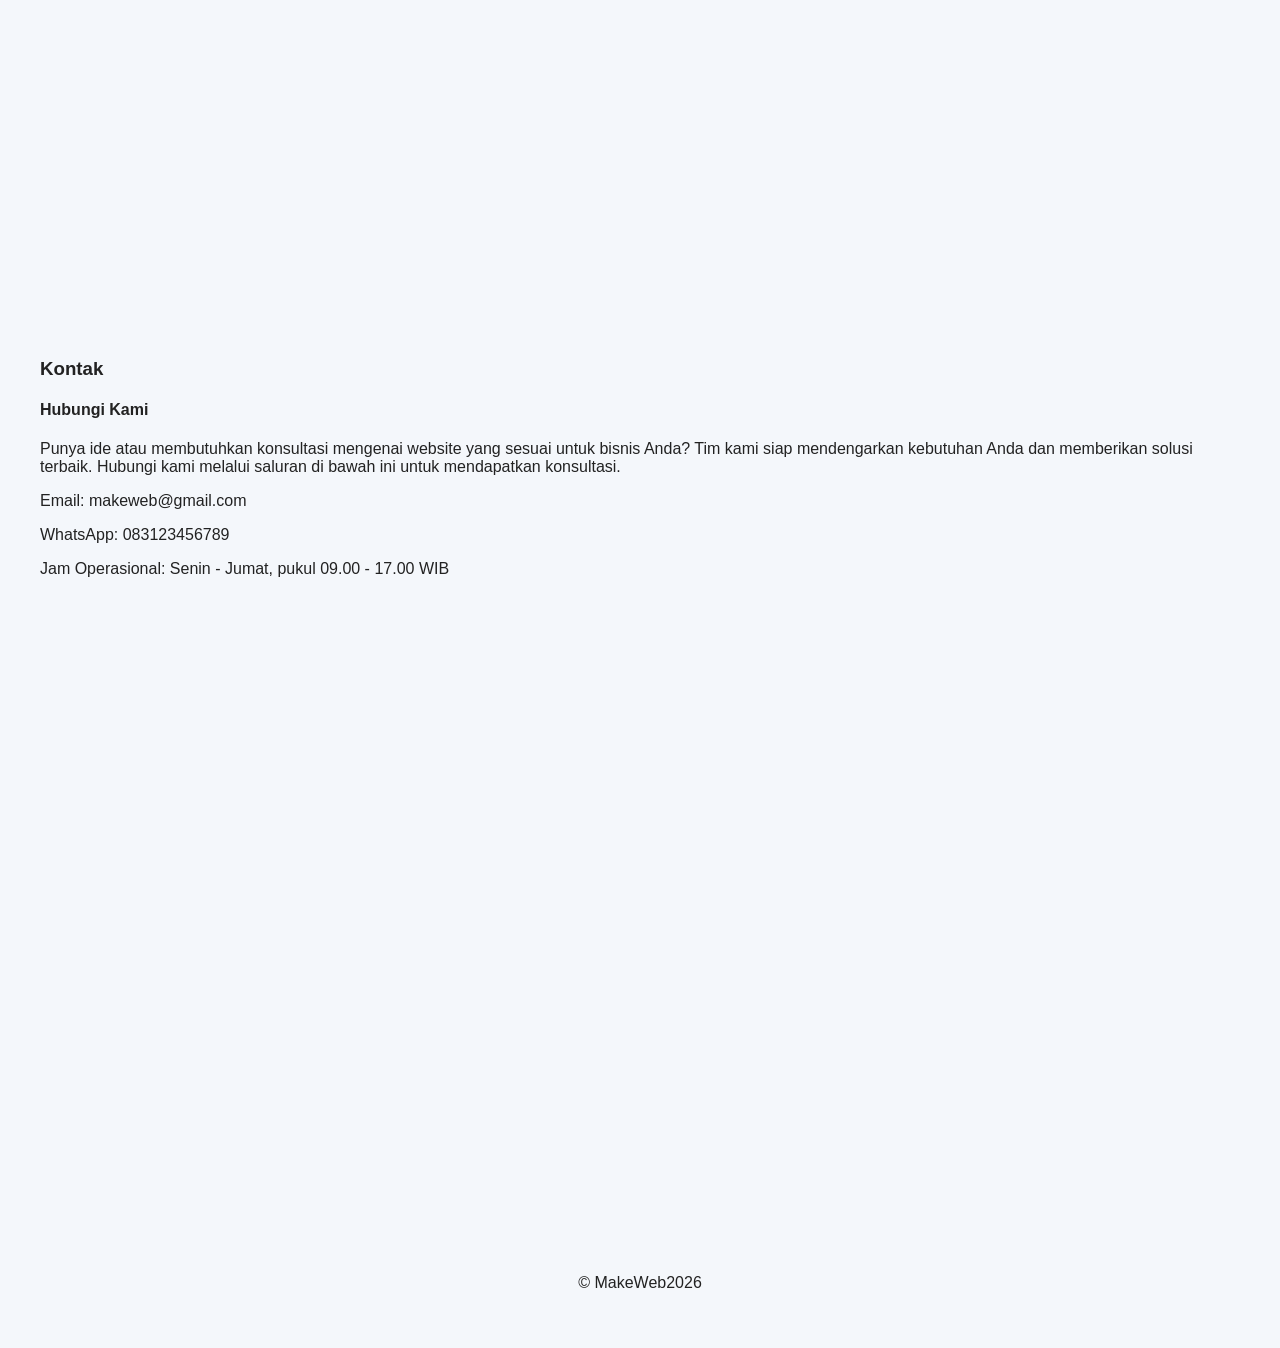
<file: index1.html>
<!DOCTYPE html>
<html lang="en">
<head>
    <meta charset="UTF-8">
    <meta name="viewport" content="width=device-width, initial-scale=1.0">
    <title>Project Web Statis - Irma</title>
    <link rel="stylesheet" href="css/style.css">
</head>
<!-- css internal -->
<style>
i {
    font-family: 'Courier New';
}
</style>


<body id="beranda">

    <header class="nav-container">
        <h4>sitiirmawati</h4>
        
        <nav>
            <ul>
                <li><a href="#beranda">Beranda</a></li>
                <li><a href="#tentangsaya">Tentang Saya</a></li>
                <li><a href="#portofolio">Portofolio</a></li>
                
                <li><a href="#pendidikan">Pendidikan</a></li>
                <li><a href="#pengalaman">Pengalaman</a></li>
                <li><a href="#kontak">Kontak</a></li>
            </ul>
        </nav>
    </header>
    
    <section class="hero-container">
       <div class="hero=text">
        <vr><p class="greeting">Halo Semua 👋, saya </p>
        <h1 class="name">Siti Irmawati</h1>
        <p class="role">Saya adalah seorang pelajar SMKN 1 RONGGA</p>
       
        <p class="description">Portofolio ini menampilkan proyek, keahlian, dan kontribusi saya selama belajar di bidang kejurusan.</p>
        <a href="#kontak" class="btn-primary">Hubungi Saya</a>
        </div>

        <div class="hero-image">
            <div class="circle=bg"></div>
            <!-- ganti foto-profil.png -->
             <img src="assets/img/foto.png" alt="">
        </div>
    </section>

    <section id="tentangsaya">
        <p class="greeting">TENTANG SAYA</p>
        <article>
        <h4>Sebagai Pelajar SMKN 1 RONGGA</h4>
        <p>Saya adalah seorang pelajar di SMKN 1 RONGGA, saya mengambil jurusan RPL (Rekayasa Perangkat Lunak). Sekarang saya sudah menempati kelas 11</p>
        </article>
    </section>

    <main>
        








        
<section id="kontak">
    <h3>Kontak</h3>
    <article>
        <h4>Hubungi Kami</h4>
        <p>
            Punya ide atau membutuhkan konsultasi mengenai website yang sesuai
            untuk bisnis Anda? Tim kami siap mendengarkan kebutuhan Anda dan
            memberikan solusi terbaik. Hubungi kami melalui saluran di bawah ini
            untuk mendapatkan konsultasi.
        </p>
        <p>Email: makeweb@gmail.com</p>
        <p>WhatsApp: 083123456789</p>
        <p>Jam Operasional: Senin - Jumat, pukul 09.00 - 17.00 WIB</p>
    </article>
</section>
    <footer>
        <center>
        <p>&copy; MakeWeb2026</p>
        </center>
    </footer>
</body>
</html>
</file>
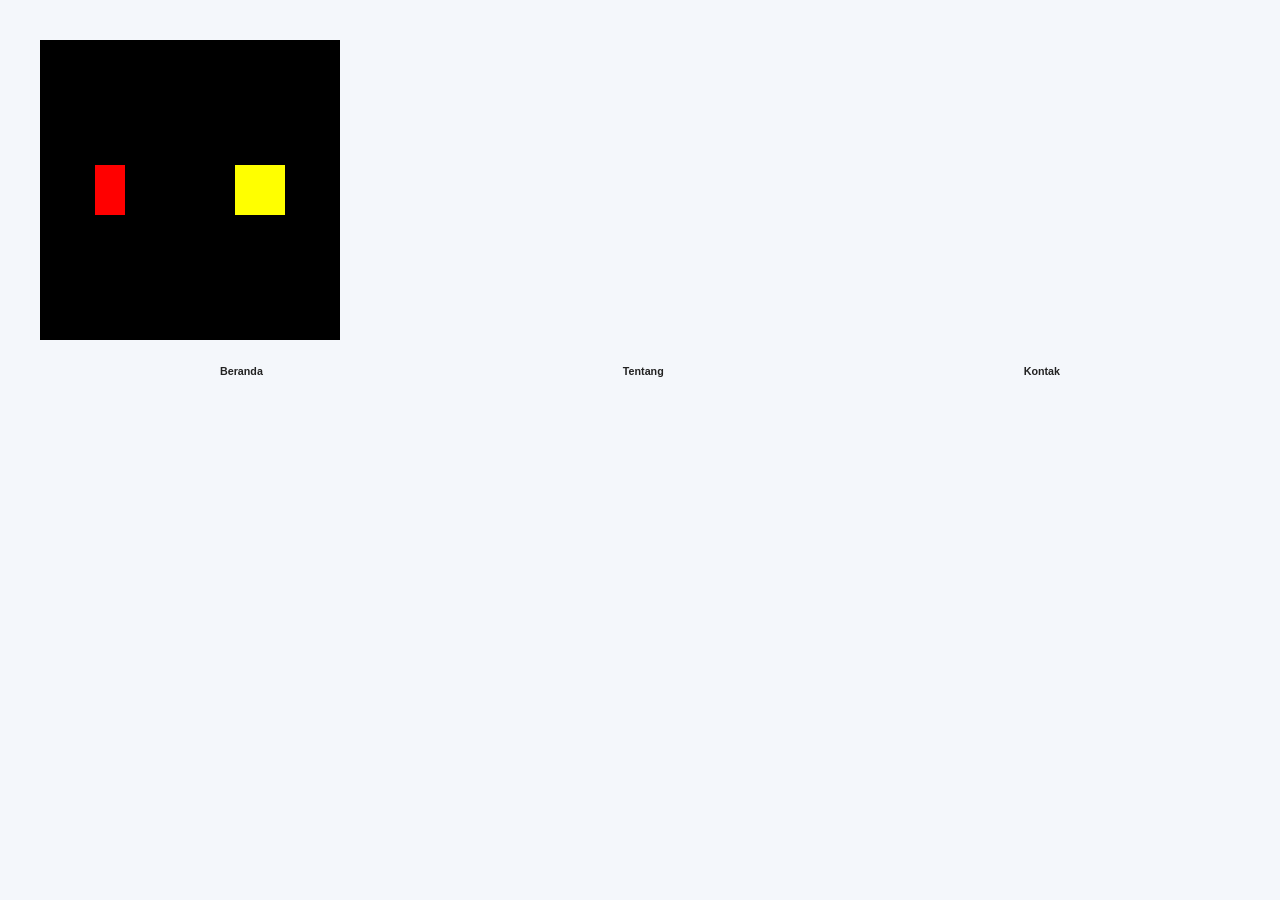
<file: kontak.html>
<!DOCTYPE html>
<html lang="en">
<head>
    <meta charset="UTF-8">
    <meta name="viewport" content="width=device-width, initial-scale=1.0">
    <link rel="stylesheet" href="css/style.css">
    <title>Document</title>
</head>
<body>
    <div class="kotakHitam">
        <div class="kotakMerah">
        </div>
        <div class="kotakKuning">
        </div>
    </div>
    <div class="nav">
        <h6>Beranda</h6>
        <h6>Tentang</h6>
        <h6>Kontak</h6>
    </div>
</body>
</html>
</file>
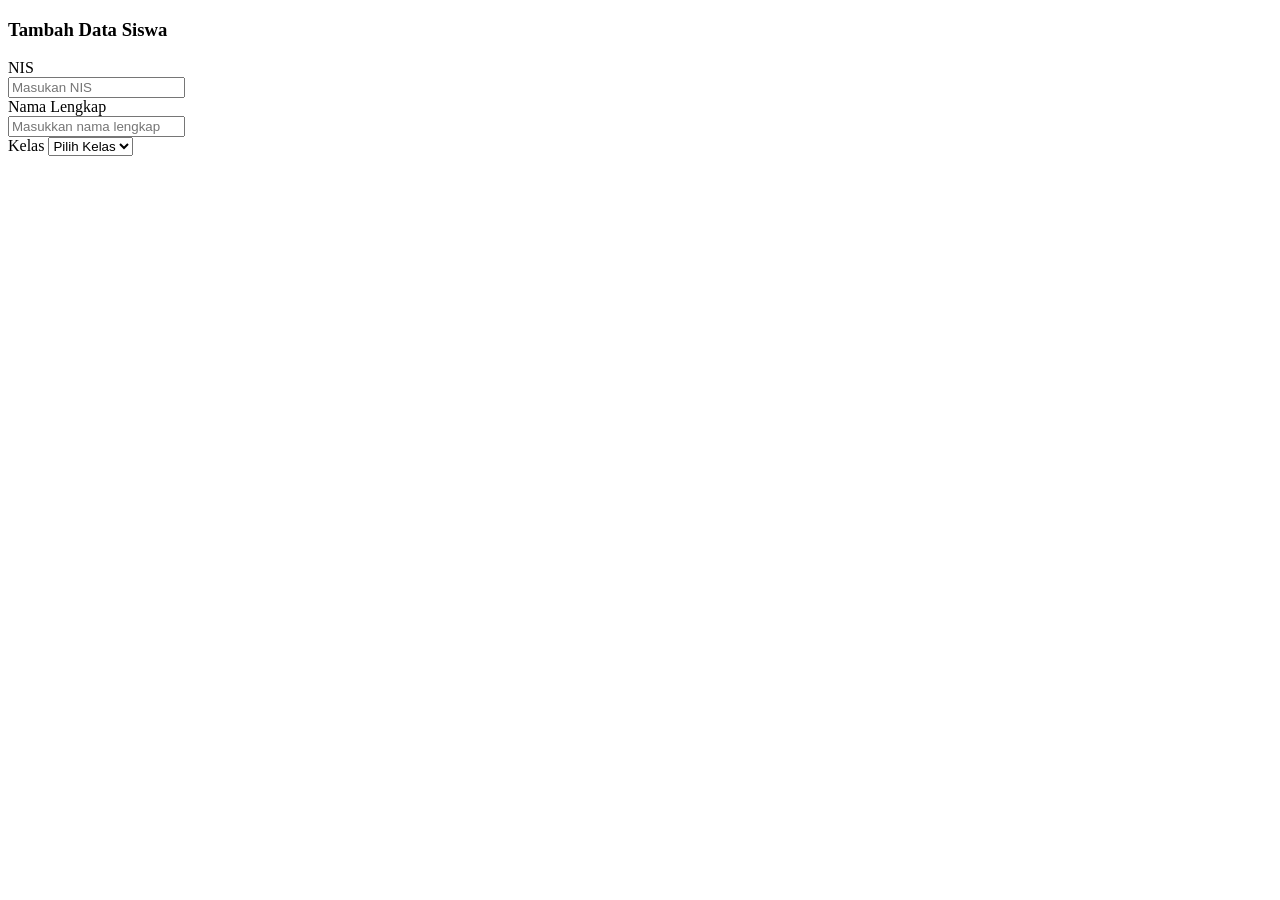
<file: newtugas.html>
<!DOCTYPE html>
<html lang="en">
<head>
    <meta charset="UTF-8">
    <meta name="viewport" content="width=device-width, initial-scale=1.0">
    <title>data siswa</title>
</head>
<body>
    <div><h3>Tambah Data Siswa</h3></div>
    <div>
        <label for="nis">NIS </label> <br>
        <input type="text" placeholder="Masukan NIS">
    </div>
    <div>
        <label for="nama">Nama Lengkap</label> <br>
        <input type="text" placeholder="Masukkan nama lengkap">
    </div>
    <div>
        <label for="kelas">Kelas</label>
        <select name="kelas" id="kelas" required>
            <option value="" selected disabled>Pilih Kelas</option>
            <option value="10">Kelas 10 </option>
            <option value="11">Kelas 11 </option>
            <option value="12">Kelas 12 </option>

        </select>
    </div>
    
</body>
</html>
</file>
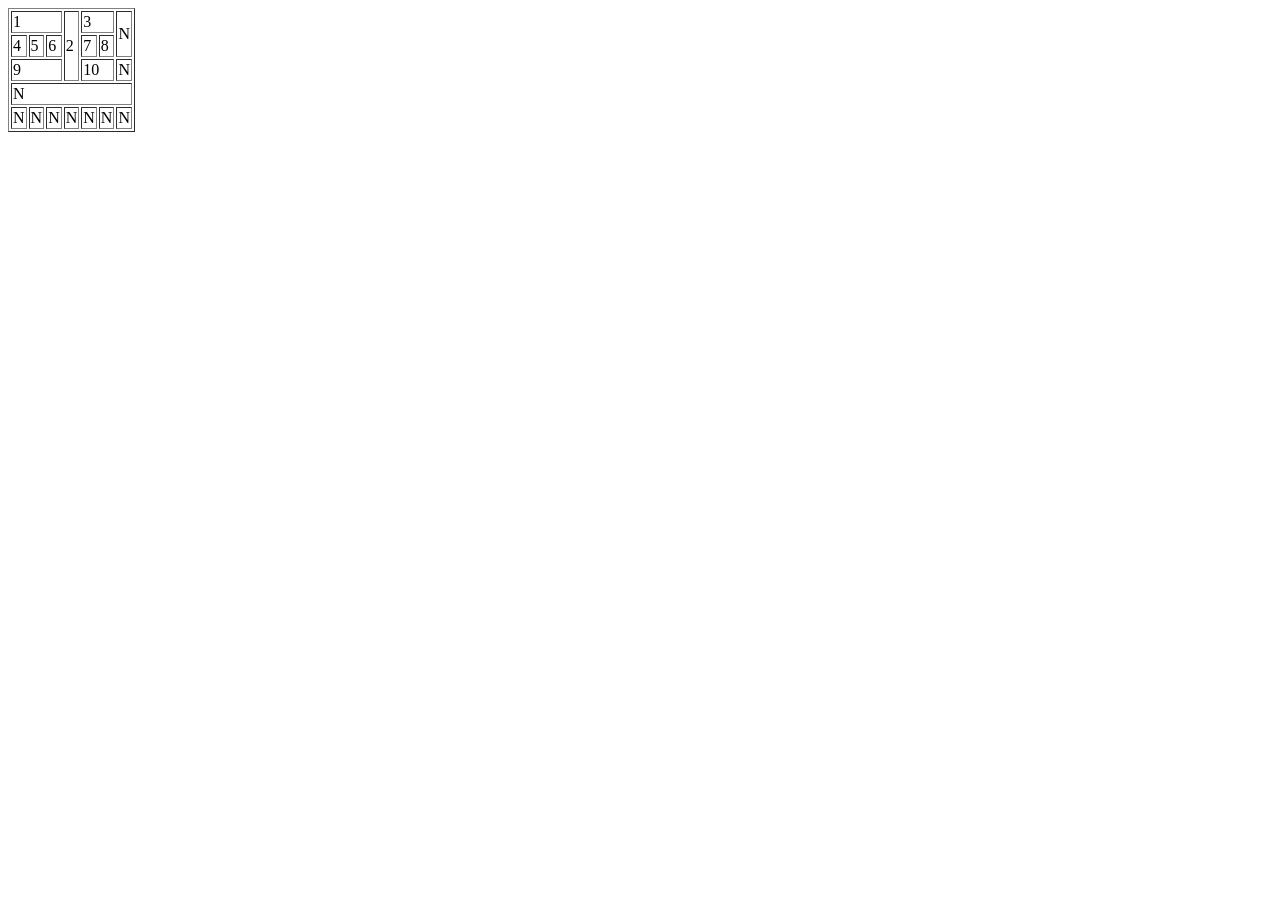
<file: tabel.html>
<!DOCTYPE html>
<html lang="en">
<head>
    <meta charset="UTF-8">
    <meta name="viewport" content="width=device-width, initial-scale=1.0">
    <title>Document</title>
</head>
<body>
    <tbody>
    <table border="1">
        <tr>
            <td colspan="3">1</td>
            <td rowspan="3">2</td>
            <td colspan="2">3</td>
            <td rowspan="2">N</td>
            
        </tr>
        <tr>
            <td>4</td>
            <td>5</td>
            <td>6</td>
            <td>7</td>
            <td>8</td>
        </tr>
        <tr>
            <td colspan="3">9</td>
            <td colspan="2">10</td>
            <td colspan="2">N</td>
        </tr>
        <tr>
            <td colspan="7">N</td>
        </tr>
        <tr>
            <td>N</td>
            <td>N</td>
            <td>N</td>
            <td>N</td>
            <td>N</td>
            <td>N</td>
            <td>N</td>
        </tr>
    </table>
    </tbody>
</body>
</html>
</file>
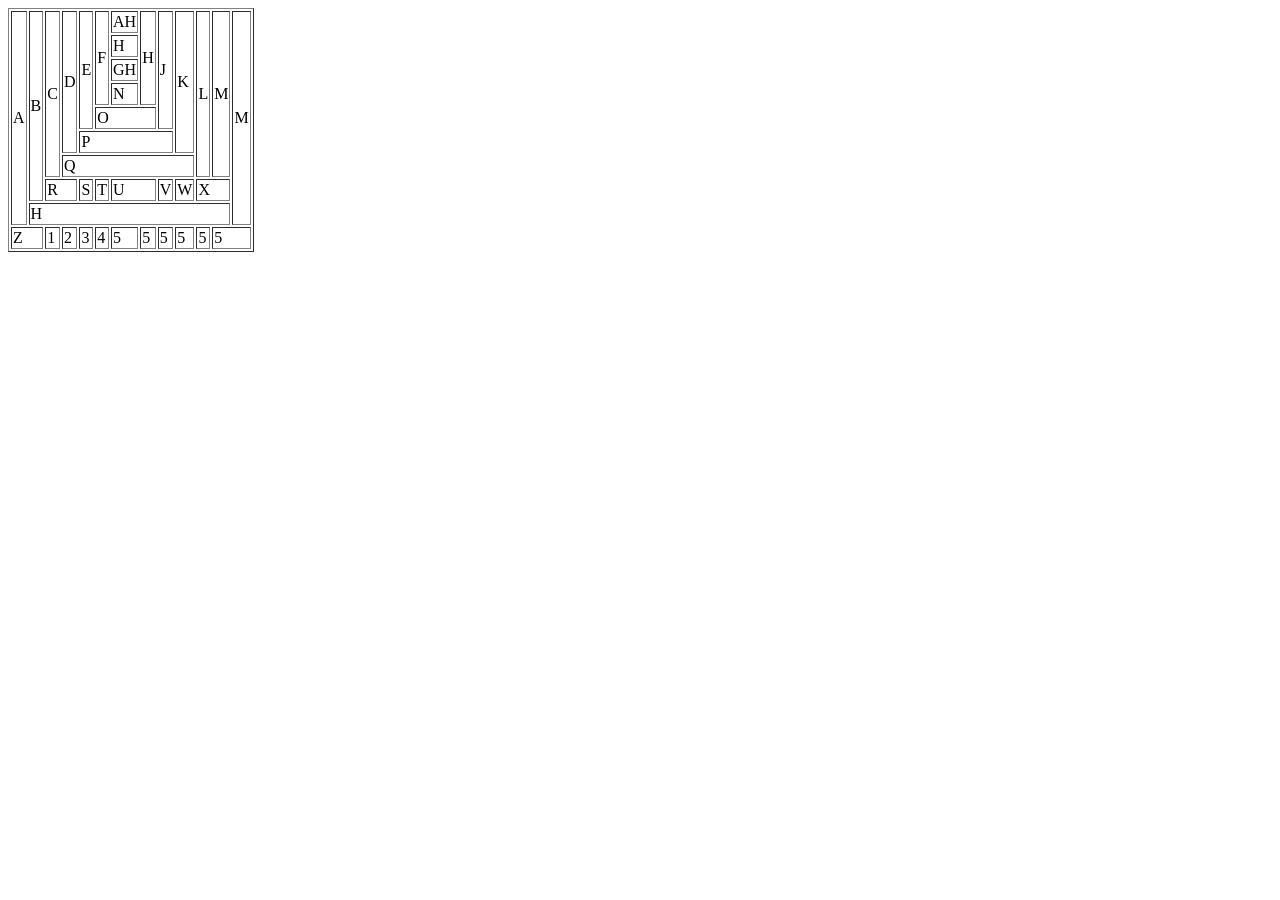
<file: tabelbaru.html>
<!DOCTYPE html>
<html lang="en">
<head>
    <meta charset="UTF-8">
    <meta name="viewport" content="width=device-width, initial-scale=1.0">
    <title>Document</title>
</head>
<body>
    <tbody>
    <table border="1">
        <tr>
            <td rowspan="9">A</td>
            <td rowspan="8">B</td>
            <td rowspan="7">C</td>
            <td rowspan="6">D</td>
            <td rowspan="5">E</td>
            <td rowspan="4">F</td>
            <td rowspan="1">AH</td>
            
            
            <td rowspan="4">H</td>
            <td rowspan="5">J</td>
            <td rowspan="6">K</td>
            <td rowspan="7">L</td>
            <td rowspan="7">M</td>
            <td rowspan="9">M</td>
        </tr>
        <tr>
            <td colspan="1">H</td>            
        </tr>
        <tr>
            <td>GH</td>
        </tr>
        <tr>
            <td>N</td>
        </tr>
        <tr>
            <td colspan="3">O</td>
        </tr>
        <tr>
            <td colspan="5">P</td>
        </tr>
        <tr>
            <td colspan="7">Q</td>
        </tr>
        <tr>
            <td colspan="2">R</td>
            <td colspan="">S</td>
            <td colspan="">T</td>
            <td colspan="2">U</td>
            <td colspan="">V</td>
            <td colspan="">W</td>
            <td colspan="2">X</td>
            
        </tr>
        <tr>
            <td colspan="11">H</td>
        </tr>
        <tr>
            <td colspan="2">Z</td>
            <td>1</td>
            <td>2</td>
            <td>3</td>
            <td>4</td>
            <td colspan="">5</td>
            <td colspan="">5</td>
            <td colspan="">5</td>
            <td colspan="">5</td>
            <td colspan="">5</td>
            <td colspan="2">5</td>
        </tr>
    
    </table>
</tbody>
</body>
</html>
</file>
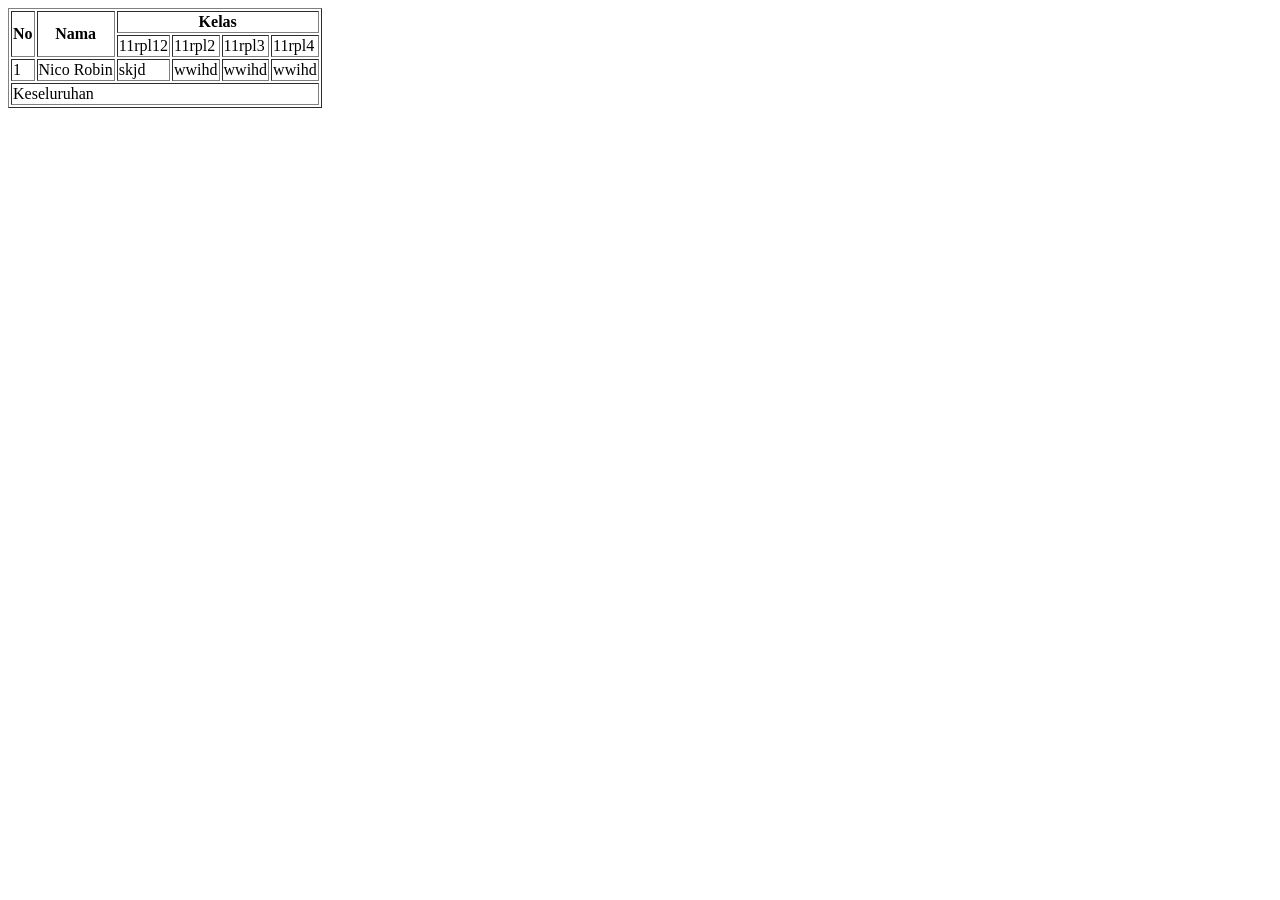
<file: tabelsendiri.html>
<!DOCTYPE html>
<html lang="en">
<head>
    <meta charset="UTF-8">
    <meta name="viewport" content="width=device-width, initial-scale=1.0">
    <title>Document</title>
</head>
<body>
    <table border="1">
        <tr>
            <th rowspan="2">No</th>
            <th rowspan="2">Nama</th>
            <th colspan="4">Kelas</th>
        </tr>

        <tr>
            <td>11rpl12</td>
            <td>11rpl2</td>
            <td>11rpl3</td>
            <td>11rpl4</td>
        </tr>

        <tr>
            <td>1</td>
            <td>Nico Robin</td>
            <td>skjd</td>
            <td>wwihd</td>
            <td>wwihd</td>
            <td>wwihd</td>
        </tr>

        <tr>
            <td colspan="6">Keseluruhan</td>
        </tr>

    </table>
</body>
</html>
</file>
<file: css/style.css>
body {

     font-family: Arial, sans-serif;
     background-color: #f4f7fb;
     color: #222;
     margin: 40px;
}
h1 {
     color: #0f4c81;
}
.btn {

     display: inline-block;
     padding: 10px 16px;
     background-color: #0f4c81;
     color: white;
     text-decoration: none;
     border-radius: 6px;
}
.btn:hover {
    background-color: #0b365c;
}

section {
    min-height: 100vh;
}

footer{
    display: flex;
    flex-direction: column;
}

.kotakHitam {
    display: flex;
    justify-content: space-around;
    align-items: center;
    flex-direction: row;
    width: 300px;
    height: 300px;
    background-color: black;
}

.kotakMerah {
    width: 30px;
    height: 50px;
    background-color: red;
}

.kotakKuning {
    width: 50px;
    height: 50px;
    background-color: yellow;
} 

.nav {
    display: flex;
    justify-content: space-around;
}

.ebew {
  background-color: #92E6F0;
}

#kotakHitam{
    display: flex;
    justify-content: space-around;
    align-items: center;
    flex-direction: column;
    width: 500px;
    height: 500px;
    background-color: black;
    border-radius: 10px;
    
}

#kotakMerah{
    width: 70px;
    height: 70px;
    background-color: red;
    border-radius: 10 ;
}

#kotakKuning{
    width: 70px;
    height: 70px;
    background-color: yellow;
}
.nav-container{
    position: sticky;
    top: 0;
    z-index: 1000;
    display: flex;
    justify-content: space-between;
    align-items: center;
    background-color: azure;

}

nav ul{
    display: flex;
    gap: 10px;
}
nav li{
    list-style-type: none;
}

nav a{
    text-decoration: none;
}
/* posisi hero contianer */
.hero-container{
    position: sticky
}


.role {
  color: #6b7280; /* Warna abu-abu */
  font-size: 1.2rem;
  margin-bottom: 24px;
}

.greeting {
  color: #6c2bd9; /* Warna ungu */
  font-weight: 600;
  font-size: 1.2rem;
  margin-bottom: 8px;
}

.name {
  font-size: 2rem;
  font-weight: 800;
  color: #151f35;
  line-height: 1.1;
  margin-bottom: 8px;
}

.school-link {
  color: #111827;
  text-decoration: underline;
  font-weight: 600;
}

.description {
  color: #6b7280;
  font-size: 1rem;
  line-height: 1.6;
  margin-bottom: 32px;
  max-width: 480px;
}

/* Tombol */
.btn-primary {
  display: inline-block;
  background-color: #6c2bd9; /* Warna ungu tombol */
  color: #ffffff;
  padding: 10px 20px;
  border-radius: 50px; /* Pinggiran melengkung/oval */
  text-decoration: none;
  font-weight: 600;
  font-size: 0.95rem;
  transition: background-color 0.3s ease;
}

/* Elemen Foto */
.hero-image img {
  position: relative;
  z-index: 2;
  width: 200px; /* Sesuaikan ukuran foto */
  height: auto;
  object-fit: cover;
}

.container-exam{
    text-align: center;
    
}


.judul {
    position: sticky;
    justify-content: center;
    text-align: center;
    text-decoration-color: brown;
}

.deskripsi{
    color: #6b7280;
  font-size: 1rem;
  line-height: 1.6;
  margin-bottom: 32px;
  max-width: 480px;
  justify-content: center;
  font-family:'Gill Sans', 'Gill Sans MT', Calibri, 'Trebuchet MS', sans-serif;

}

#image {
    display: flex;
    justify-content: end;
    align-items: center;
    width: 500px;
    height: 500px;
    background-color: azure;
    border-radius: 10px;
}


#senja {
    width: 100px;
    height: 100px;
    display: flex;
    justify-content: flex-start;
}

#suasana {
    width: 100px;
    height: 100px;
}

#danau {
    width: 100px;
    height: auto
}

@media (min-width:768px) { 
    .nav-container {
        position: sticky;
        top: 0;
        z-index: 1000;

        display: flex;
        flex-direction: row;
        justify-content: space-between;
        align-items: center;
        background-color: red;
    }
    .layanan-container{
        display: flex;
        flex-direction: row;
    }

}
</file>
